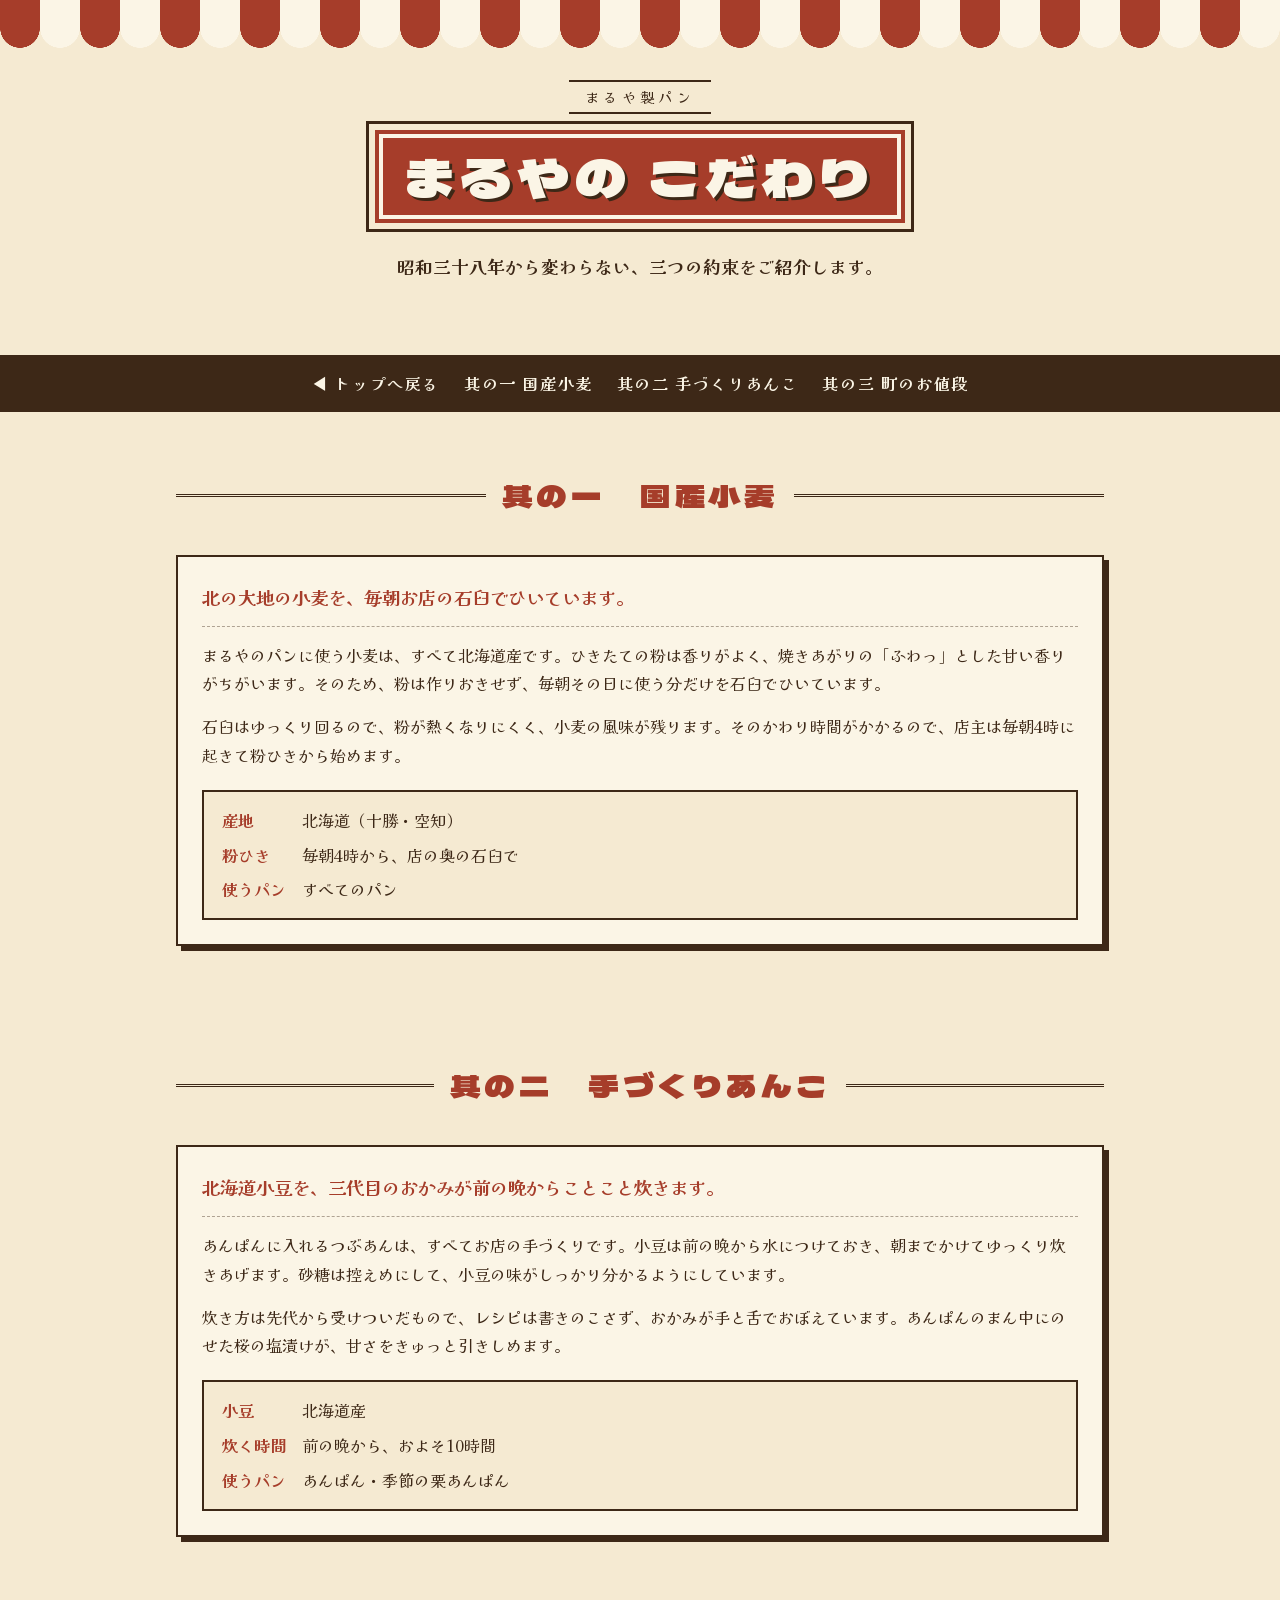
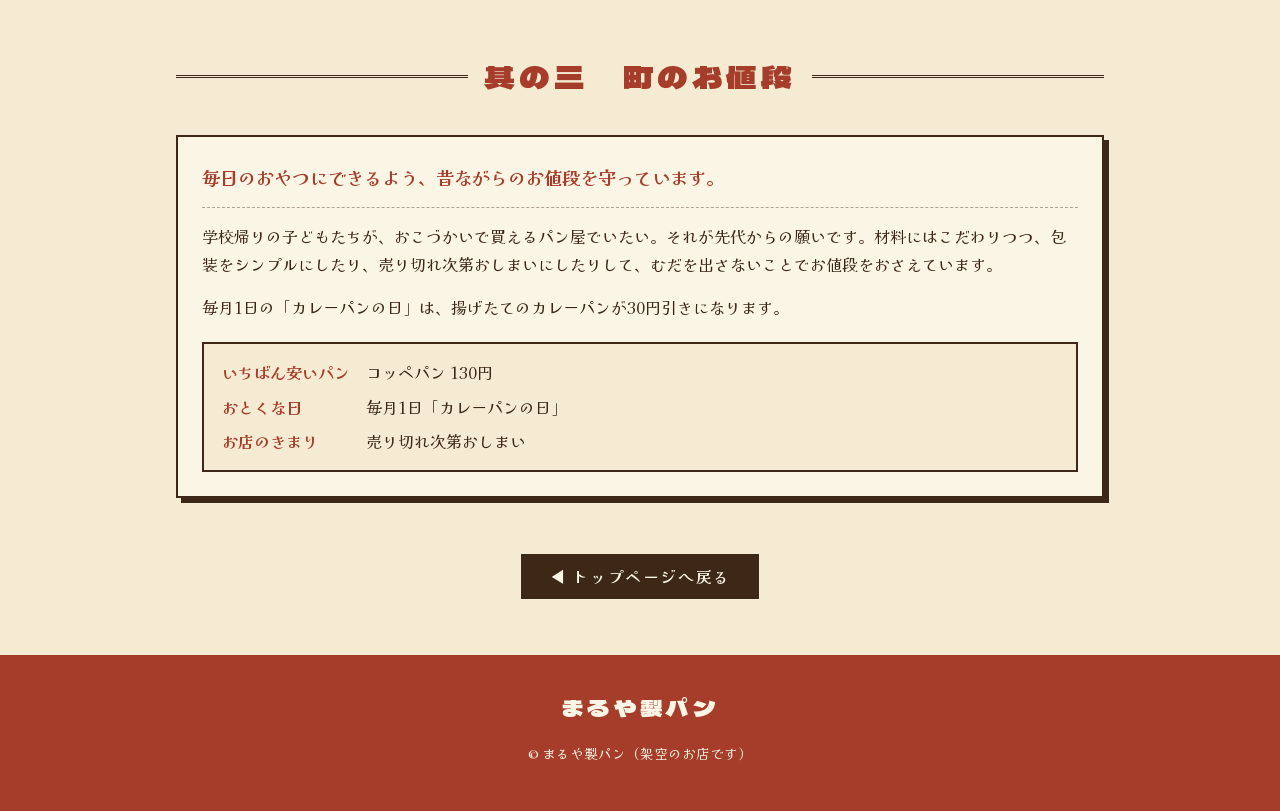
<file: kodawari.html>
<!DOCTYPE html>
<html lang="ja">
<head>
  <meta charset="UTF-8">
  <meta name="viewport" content="width=device-width, initial-scale=1">
  <title>まるやの こだわり｜まるや製パン</title>
  <!-- Google などの検索結果に出さない（検索エンジンへのおねがい） -->
  <meta name="robots" content="noindex, nofollow, noimageindex">
  <!-- 文字のデザイン（Googleフォント）。ネットにつながっていないときは普通の文字で表示されます -->
  <link rel="preconnect" href="https://fonts.googleapis.com">
  <link rel="preconnect" href="https://fonts.gstatic.com" crossorigin>
  <link href="https://fonts.googleapis.com/css2?family=Dela+Gothic+One&family=Kaisei+Opti:wght@400;700&display=swap" rel="stylesheet">
  <link rel="stylesheet" href="style.css">
</head>
<body>

  <!-- ===== 上の日よけ（しましまのテント） ===== -->
  <div class="awning" aria-hidden="true"></div>

  <!-- ===== このページの看板 ===== -->
  <header class="hero hero-sub">
    <p class="since">まるや製パン</p>
    <h1 class="sign sign-sub">まるやの こだわり</h1>
    <p class="catch">昭和三十八年から変わらない、三つの約束をご紹介します。</p>
  </header>

  <nav class="nav">
    <a href="index.html">◀ トップへ戻る</a>
    <a href="#wheat">其の一 国産小麦</a>
    <a href="#anko">其の二 手づくりあんこ</a>
    <a href="#price">其の三 町のお値段</a>
  </nav>

  <main>

    <!-- ===== 其の一 ===== -->
    <section id="wheat" class="section">
      <h2 class="heading"><span>其の一　国産小麦</span></h2>
      <article class="detail">
        <p class="detail-lead">北の大地の小麦を、毎朝お店の石臼でひいています。</p>
        <p>
          まるやのパンに使う小麦は、すべて北海道産です。ひきたての粉は香りがよく、焼きあがりの「ふわっ」とした甘い香りがちがいます。そのため、粉は作りおきせず、毎朝その日に使う分だけを石臼でひいています。
        </p>
        <p>
          石臼はゆっくり回るので、粉が熱くなりにくく、小麦の風味が残ります。そのかわり時間がかかるので、店主は毎朝4時に起きて粉ひきから始めます。
        </p>
        <dl class="detail-facts">
          <dt>産地</dt><dd>北海道（十勝・空知）</dd>
          <dt>粉ひき</dt><dd>毎朝4時から、店の奥の石臼で</dd>
          <dt>使うパン</dt><dd>すべてのパン</dd>
        </dl>
      </article>
    </section>

    <!-- ===== 其の二 ===== -->
    <section id="anko" class="section">
      <h2 class="heading"><span>其の二　手づくりあんこ</span></h2>
      <article class="detail">
        <p class="detail-lead">北海道小豆を、三代目のおかみが前の晩からことこと炊きます。</p>
        <p>
          あんぱんに入れるつぶあんは、すべてお店の手づくりです。小豆は前の晩から水につけておき、朝までかけてゆっくり炊きあげます。砂糖は控えめにして、小豆の味がしっかり分かるようにしています。
        </p>
        <p>
          炊き方は先代から受けついだもので、レシピは書きのこさず、おかみが手と舌でおぼえています。あんぱんのまん中にのせた桜の塩漬けが、甘さをきゅっと引きしめます。
        </p>
        <dl class="detail-facts">
          <dt>小豆</dt><dd>北海道産</dd>
          <dt>炊く時間</dt><dd>前の晩から、およそ10時間</dd>
          <dt>使うパン</dt><dd>あんぱん・季節の栗あんぱん</dd>
        </dl>
      </article>
    </section>

    <!-- ===== 其の三 ===== -->
    <section id="price" class="section">
      <h2 class="heading"><span>其の三　町のお値段</span></h2>
      <article class="detail">
        <p class="detail-lead">毎日のおやつにできるよう、昔ながらのお値段を守っています。</p>
        <p>
          学校帰りの子どもたちが、おこづかいで買えるパン屋でいたい。それが先代からの願いです。材料にはこだわりつつ、包装をシンプルにしたり、売り切れ次第おしまいにしたりして、むだを出さないことでお値段をおさえています。
        </p>
        <p>
          毎月1日の「カレーパンの日」は、揚げたてのカレーパンが30円引きになります。
        </p>
        <dl class="detail-facts">
          <dt>いちばん安いパン</dt><dd>コッペパン 130円</dd>
          <dt>おとくな日</dt><dd>毎月1日「カレーパンの日」</dd>
          <dt>お店のきまり</dt><dd>売り切れ次第おしまい</dd>
        </dl>
      </article>
    </section>

    <p class="back-top"><a href="index.html">◀ トップページへ戻る</a></p>

  </main>

  <footer class="footer">
    <p class="footer-sign">まるや製パン</p>
    <p>© まるや製パン（架空のお店です）</p>
  </footer>

</body>
</html>
</file>
<file: style.css>
/* =========================================
   まるや製パン  見た目の設定
   色を変えたいときは、下の「色の設定」を書きかえるだけでOK
   ========================================= */

/* ----- 色の設定 ----- */
:root {
  --cream: #f5ead2;      /* 背景のクリーム色 */
  --paper: #fbf5e6;      /* カードの紙色 */
  --brick: #a63d2a;      /* 赤レンガ色（看板・強調） */
  --choco: #3d2817;      /* こげ茶（文字） */
  --mustard: #d6a043;    /* からし色（アクセント） */
  --green: #4a6741;      /* 深緑（地図など） */
}

/* ----- 全体 ----- */
* { box-sizing: border-box; }

body {
  margin: 0;
  background: var(--cream);
  color: var(--choco);
  font-family: "Kaisei Opti", "Hiragino Mincho ProN", "Yu Mincho", serif;
  line-height: 1.8;
}

img { display: block; max-width: 100%; }

/* ----- しましまの日よけ ----- */
.awning {
  height: 48px;
  background: repeating-linear-gradient(90deg, var(--brick) 0 40px, var(--paper) 40px 80px);
  /* 下のふちを波型にする */
  -webkit-mask: radial-gradient(circle 20px at 20px 28px, #000 98%, transparent) 0 0 / 40px 48px repeat-x,
                linear-gradient(#000, #000) 0 0 / 100% 28px no-repeat;
          mask: radial-gradient(circle 20px at 20px 28px, #000 98%, transparent) 0 0 / 40px 48px repeat-x,
                linear-gradient(#000, #000) 0 0 / 100% 28px no-repeat;
}

/* ----- お店の紹介（一番上） ----- */
.hero {
  text-align: center;
  padding: 32px 16px 24px;
  max-width: 960px;
  margin: 0 auto;
}

.since {
  display: table;          /* 看板の上に1行で置く */
  margin: 0 auto 16px;
  padding: 2px 16px;
  border-top: 2px solid var(--choco);
  border-bottom: 2px solid var(--choco);
  letter-spacing: 0.3em;
  font-size: 0.9rem;
}

/* 看板風のロゴ */
.sign {
  font-family: "Dela Gothic One", "Hiragino Sans", sans-serif;
  font-weight: 400;
  font-size: clamp(2.4rem, 9vw, 4.5rem);
  letter-spacing: 0.12em;
  line-height: 1.2;
  color: var(--paper);
  background: var(--brick);
  display: inline-block;
  margin: 0;
  padding: 12px 36px;
  border: 4px solid var(--brick);
  outline: 3px solid var(--choco);
  outline-offset: 6px;
  box-shadow: 0 0 0 4px var(--paper) inset;
  text-shadow: 3px 3px 0 var(--choco);
}

.catch {
  margin: 28px 0 24px;
  font-size: 1.1rem;
  font-weight: 700;
}

/* ----- 写真の枠（写真がないときは「写真をここに」と表示） ----- */
.photo {
  position: relative;
  aspect-ratio: 4 / 3;
  background:
    repeating-linear-gradient(45deg, transparent 0 10px, rgba(61, 40, 23, 0.06) 10px 20px),
    #e8d6b0;
  border: 2px dashed rgba(61, 40, 23, 0.4);
  border-radius: 6px;
  overflow: hidden;
  display: grid;
  place-items: center;
}

.photo-hero {
  aspect-ratio: 16 / 7;
  border: 3px solid var(--choco);
  border-radius: 4px;
  /* 古い写真っぽい白ふち */
  box-shadow: 0 0 0 8px var(--paper), 0 0 0 10px var(--choco);
  margin: 10px;
}

.photo-label {
  text-align: center;
  color: rgba(61, 40, 23, 0.6);
  font-size: 0.95rem;
  line-height: 1.5;
}

.photo img {
  position: absolute;
  inset: 0;
  width: 100%;
  height: 100%;
  object-fit: cover;
  /* ほんのりセピア色にしてレトロ感を出す */
  filter: sepia(0.25) saturate(1.1);
}

/* ----- メニューの見出しリンク ----- */
.nav {
  display: flex;
  justify-content: center;
  flex-wrap: wrap;
  gap: 8px 24px;
  padding: 14px 16px;
  margin-top: 16px;
  background: var(--choco);
}

.nav a {
  color: var(--paper);
  text-decoration: none;
  font-weight: 700;
  letter-spacing: 0.1em;
}

.nav a:hover { color: var(--mustard); }

/* ----- 各コーナー共通 ----- */
.section {
  max-width: 960px;
  margin: 0 auto;
  padding: 56px 16px;
}

/* 見出し：左右に線が入るレトロな形 */
.heading {
  display: flex;
  align-items: center;
  gap: 16px;
  margin: 0 0 32px;
  font-family: "Dela Gothic One", sans-serif;
  font-weight: 400;
  font-size: clamp(1.4rem, 5vw, 1.9rem);
  color: var(--brick);
  letter-spacing: 0.15em;
}

.heading::before,
.heading::after {
  content: "";
  flex: 1;
  border-top: 3px double var(--choco);
}

/* ----- おしらせ（お店の掲示板風） ----- */
.news-board {
  background: var(--paper);
  border: 2px solid var(--choco);
  box-shadow: 5px 5px 0 var(--choco);
  padding: 8px 24px 20px;
  position: relative;
}

/* 掲示板の画びょう */
.news-board::before,
.news-board::after {
  content: "";
  position: absolute;
  top: -9px;
  width: 16px;
  height: 16px;
  border-radius: 50%;
  background: var(--brick);
  border: 2px solid var(--choco);
}
.news-board::before { left: 20px; }
.news-board::after  { right: 20px; }

.news-list {
  list-style: none;
  margin: 0;
  padding: 0;
}

.news-item {
  display: grid;
  grid-template-columns: 7.5em 1fr;
  column-gap: 16px;
  padding: 16px 0;
  border-bottom: 1px dashed rgba(61, 40, 23, 0.4);
}

/* 「もっと見る」を押すまでかくしておく分 */
.news-item[hidden],
.news-more[hidden] { display: none; }

.news-date {
  font-weight: 700;
  color: var(--brick);
  letter-spacing: 0.05em;
}

.news-title {
  margin: 0;
  font-size: 1.1rem;
  line-height: 1.5;
}

.news-body {
  grid-column: 2;
  margin: 4px 0 0;
  font-size: 0.95rem;
}

.news-new {
  display: inline-block;
  margin-right: 8px;
  padding: 0 8px;
  background: var(--mustard);
  color: var(--choco);
  font-size: 0.75rem;
  font-weight: 700;
  border-radius: 999px;
  vertical-align: 0.15em;
}

.news-empty { padding: 16px 0; }

.news-more {
  display: block;
  margin: 20px auto 0;
  padding: 6px 28px;
  background: var(--choco);
  color: var(--paper);
  border: none;
  font: inherit;
  font-weight: 700;
  letter-spacing: 0.1em;
  cursor: pointer;
}
.news-more:hover { background: var(--brick); }

/* スマホでは日付を見出しの上に */
@media (max-width: 560px) {
  .news-item { grid-template-columns: 1fr; }
  .news-body { grid-column: 1; }
}

/* ----- こだわり ----- */
.about-grid {
  display: grid;
  grid-template-columns: repeat(auto-fit, minmax(220px, 1fr));
  gap: 20px;
}

.about-item {
  background: var(--paper);
  border: 2px solid var(--choco);
  padding: 20px;
  text-align: center;
}

.about-num {
  display: inline-block;
  margin: 0;
  padding: 0 12px;
  background: var(--mustard);
  color: var(--choco);
  font-weight: 700;
  border-radius: 999px;
  font-size: 0.85rem;
}

.about-item h3 {
  margin: 8px 0 4px;
  font-size: 1.3rem;
}

.about-item p:last-child { margin: 0; }

/* ----- パンのメニュー ----- */
.section-menu {
  max-width: none;
  background:
    radial-gradient(circle at 10px 10px, rgba(166, 61, 42, 0.12) 2px, transparent 2.5px) 0 0 / 20px 20px,
    #efe0c0;
}

.section-menu > * {
  max-width: 960px;
  margin-left: auto;
  margin-right: auto;
}

.menu-grid {
  list-style: none;
  padding: 0;
  display: grid;
  grid-template-columns: repeat(auto-fill, minmax(260px, 1fr));
  gap: 24px;
}

.card {
  position: relative;
  background: var(--paper);
  border: 2px solid var(--choco);
  padding: 12px 12px 20px;
  box-shadow: 5px 5px 0 var(--choco);
}

.card h3 {
  margin: 14px 0 4px;
  font-size: 1.25rem;
}

.card p {
  margin: 0;
  font-size: 0.95rem;
}

/* 値札：丸いシール風 */
.price {
  position: absolute;
  top: -14px;
  right: -14px;
  width: 72px;
  height: 72px;
  display: grid;
  place-items: center;
  margin: 0 !important;
  background: var(--brick);
  color: var(--paper);
  border-radius: 50%;
  border: 3px solid var(--paper);
  outline: 2px solid var(--brick);
  font-family: "Dela Gothic One", sans-serif;
  font-size: 1.3rem !important;
  line-height: 1;
  transform: rotate(8deg);
  z-index: 1;
}

.price small { font-size: 0.7rem; }

/* 画面がページの幅（960px＋左右の余白）より狭いときは、値札をカードの内側に寄せる（横にはみ出さないように） */
@media (max-width: 1000px) {
  .price { right: -6px; }
}

/* ----- 営業時間・地図 ----- */
.access-grid {
  display: grid;
  grid-template-columns: repeat(auto-fit, minmax(280px, 1fr));
  gap: 32px;
  align-items: start;
}

.info {
  margin: 0;
  background: var(--paper);
  border: 2px solid var(--choco);
  padding: 8px 24px;
}

.info dt {
  margin-top: 14px;
  font-weight: 700;
  color: var(--brick);
}

.info dd {
  margin: 0 0 14px;
  padding-bottom: 12px;
  border-bottom: 1px dashed rgba(61, 40, 23, 0.4);
  font-size: 1.1rem;
}

.info dd:last-child { border-bottom: none; }

/* 手描き風の地図（押すと Google マップが開くリンク） */
.map {
  display: block;
  color: inherit;
  text-decoration: none;
  transition: transform 0.15s, box-shadow 0.15s;
  position: relative;
  aspect-ratio: 1 / 1;
  background: #e9dfc0;
  border: 3px solid var(--choco);
  border-radius: 4px;
  overflow: hidden;
  font-weight: 700;
}

.road { position: absolute; background: var(--paper); }
.road-h { left: 0; right: 0; top: 55%; height: 14%; border-top: 2px solid var(--choco); border-bottom: 2px solid var(--choco); }
.road-v { top: 0; bottom: 0; left: 22%; width: 12%; border-left: 2px solid var(--choco); border-right: 2px solid var(--choco); }

/* 線路（しましま） */
.rail {
  position: absolute;
  top: 0; bottom: 0; left: 6%;
  width: 6%;
  background: repeating-linear-gradient(180deg, var(--choco) 0 10px, var(--paper) 10px 20px);
  border: 2px solid var(--choco);
}

.map-label {
  position: absolute;
  font-size: 0.85rem;
  background: var(--paper);
  border: 2px solid var(--choco);
  padding: 2px 8px;
  white-space: nowrap;
}

.station { top: 8%; left: 14%; }
.street  { top: 57.5%; left: 40%; border: none; background: transparent; letter-spacing: 0.2em; }
.post    { top: 76%; right: 10%; }

.map-shop {
  position: absolute;
  top: 26%;
  right: 12%;
  padding: 8px 12px;
  background: var(--brick);
  color: var(--paper);
  border: 3px solid var(--choco);
  font-family: "Dela Gothic One", sans-serif;
  font-weight: 400;
  line-height: 1.3;
  text-align: center;
  box-shadow: 4px 4px 0 var(--choco);
}

.map-shop::after {
  content: "";
  position: absolute;
  left: 50%;
  bottom: -22px;
  transform: translateX(-50%);
  border: 10px solid transparent;
  border-top-color: var(--choco);
}

/* 地図の左下の「Googleマップで開く」札 */
.map-open {
  position: absolute;
  left: 4%;
  bottom: 4%;
  padding: 4px 10px;
  background: var(--mustard);
  color: var(--choco);
  border: 2px solid var(--choco);
  font-size: 0.85rem;
}

/* マウスを乗せたとき・キーボードで選んだときに、少し浮き上がる */
.map:hover,
.map:focus-visible {
  transform: translate(-2px, -2px);
  box-shadow: 4px 4px 0 var(--choco);
}

/* ----- いちばん下 ----- */
.footer {
  text-align: center;
  padding: 32px 16px;
  background: var(--brick);
  color: var(--paper);
  font-size: 0.85rem;
}

.footer-sign {
  font-family: "Dela Gothic One", sans-serif;
  font-size: 1.4rem;
  letter-spacing: 0.2em;
  margin: 0 0 4px;
}

/* ----- 開いたときの演出（intro.js） ----- */
.intro {
  position: fixed;
  inset: 0;
  z-index: 100;
  display: grid;
  place-content: center;
  justify-items: center;
  overflow: hidden;
  background: var(--cream);
  cursor: pointer;
  transition: opacity 0.6s;
  /* 万一プログラムが動かなくても、4秒たったら自動で消える */
  animation: intro-safety 0.6s 4s forwards;
}

.intro.intro-hide { opacity: 0; pointer-events: none; }

@keyframes intro-safety {
  to { opacity: 0; visibility: hidden; }
}

/* 「動きを減らす」設定の人には出さない */
@media (prefers-reduced-motion: reduce) {
  .intro { display: none; }
}

.intro-breads {
  position: absolute;
  left: 50%;
  top: 50%;
  width: 0;
  height: 0;
}

/* 飛び出すパン（丸いシール風） */
.intro-bread {
  position: absolute;
  left: 0;
  top: 0;
  max-width: none;   /* 全体の「img は親の幅まで」を打ち消す（入れ物の幅が0なので） */
  object-fit: cover;
  border-radius: 50%;
  border: 3px solid var(--paper);
  outline: 2px solid var(--choco);
  background: var(--mustard);
  box-shadow: 3px 3px 0 rgba(61, 40, 23, 0.35);
}

.intro-sign {
  position: relative;
  z-index: 1;
  margin: 0;
  padding: 10px 28px;
  font-family: "Dela Gothic One", "Hiragino Sans", sans-serif;
  font-size: clamp(2rem, 9vw, 4rem);
  letter-spacing: 0.12em;
  white-space: nowrap;
  color: var(--paper);
  background: var(--brick);
  border: 4px solid var(--brick);
  outline: 3px solid var(--choco);
  outline-offset: 6px;
  box-shadow: 0 0 0 4px var(--paper) inset;
  text-shadow: 3px 3px 0 var(--choco);
  animation: intro-pop 0.6s cubic-bezier(.3, 1.6, .5, 1) both;
}

.intro-sub {
  position: relative;
  z-index: 1;
  margin: 22px 0 0;
  padding: 2px 14px;
  background: var(--paper);
  border: 2px solid var(--choco);
  font-weight: 700;
  letter-spacing: 0.15em;
  animation: intro-pop 0.6s 0.25s cubic-bezier(.3, 1.6, .5, 1) both;
}

@keyframes intro-pop {
  from { transform: scale(0); opacity: 0; }
  to   { transform: scale(1); opacity: 1; }
}

/* ----- 本日のパン：押せるカード ----- */
.menu-hint {
  text-align: center;
  margin: -16px auto 28px;
  font-size: 0.95rem;
}

.card[data-bread] {
  cursor: pointer;
  transition: transform 0.15s, box-shadow 0.15s;
}

.card[data-bread]:hover,
.card[data-bread]:focus-visible {
  transform: translate(-2px, -2px);
  box-shadow: 7px 7px 0 var(--choco);
  outline: none;
}

/* ----- パンを押したときに出る窓 ----- */
.bread-dialog {
  width: min(560px, calc(100% - 24px));
  max-height: calc(100% - 24px);
  padding: 0;
  border: 3px solid var(--choco);
  background: var(--paper);
  color: var(--choco);
  box-shadow: 8px 8px 0 var(--choco);
  overflow-y: auto;
}

.bread-dialog::backdrop { background: rgba(61, 40, 23, 0.6); }

.bd-inner { position: relative; }

.bd-close {
  position: absolute;
  top: 10px;
  right: 10px;
  z-index: 1;
  width: 40px;
  height: 40px;
  border: 2px solid var(--paper);
  border-radius: 50%;
  background: var(--choco);
  color: var(--paper);
  font-size: 1.4rem;
  line-height: 1;
  cursor: pointer;
}

.bd-close:hover { background: var(--brick); }

.bd-photo { aspect-ratio: 4 / 3; background: #e8d6b0; }

.bd-photo img {
  width: 100%;
  height: 100%;
  object-fit: cover;
  filter: sepia(0.25) saturate(1.1);
}

.bd-body { padding: 18px 22px 24px; }

.bd-name {
  display: inline-block;
  margin: 0 12px 0 0;
  font-size: 1.5rem;
}

.bd-price {
  display: inline-block;
  margin: 0;
  padding: 2px 12px;
  background: var(--brick);
  color: var(--paper);
  font-family: "Dela Gothic One", sans-serif;
  border-radius: 999px;
  vertical-align: 0.2em;
}

.bd-text { margin: 10px 0 0; }

.bd-sub {
  margin: 22px 0 10px;
  padding-left: 10px;
  border-left: 6px solid var(--mustard);
  font-size: 1.05rem;
}

.bd-drink {
  margin: 0;
  padding: 12px 16px;
  background: var(--cream);
  border: 2px dashed rgba(61, 40, 23, 0.4);
}

.bd-drink-name {
  display: block;
  color: var(--brick);
  font-size: 1.1rem;
}

.bd-others {
  display: grid;
  grid-template-columns: 1fr 1fr;
  gap: 12px;
}

/* 押すとそのパンに切りかわるボタン */
.bd-other {
  display: flex;
  flex-direction: column;
  gap: 4px;
  padding: 8px;
  background: var(--cream);
  border: 2px solid var(--choco);
  color: var(--choco);
  font: inherit;
  font-size: 0.85rem;
  text-align: left;
  line-height: 1.5;
  cursor: pointer;
}

.bd-other:hover { background: #f0dfbc; }

.bd-other img {
  width: 100%;
  aspect-ratio: 4 / 3;
  object-fit: cover;
  filter: sepia(0.25) saturate(1.1);
}

.bd-other strong { font-size: 0.95rem; }

.bd-other-price {
  align-self: flex-start;
  padding: 0 10px;
  background: var(--brick);
  color: var(--paper);
  border-radius: 999px;
  font-weight: 700;
}

@media (max-width: 560px) {
  .bd-body { padding: 14px 16px 20px; }
  .bd-name { font-size: 1.3rem; }
}

/* ----- トップの「こだわり」：カードと「もっと詳しく」ボタン ----- */
a.about-item {
  display: block;
  color: inherit;
  text-decoration: none;
  transition: transform 0.15s, box-shadow 0.15s;
}

a.about-item:hover,
a.about-item:focus-visible {
  transform: translate(-2px, -2px);
  box-shadow: 4px 4px 0 var(--choco);
}

.about-item .about-more {
  margin: 10px 0 0;
  color: var(--brick);
  font-weight: 700;
  font-size: 0.9rem;
}

.more-link {
  display: table;
  margin: 28px auto 0;
  padding: 8px 28px;
  background: var(--choco);
  color: var(--paper);
  text-decoration: none;
  font-weight: 700;
  letter-spacing: 0.1em;
}

.more-link:hover { background: var(--brick); }

/* ===== こだわりページ（kodawari.html） ===== */
.hero-sub { padding-bottom: 32px; }

/* スマホでも1行におさまる大きさ */
.sign-sub {
  font-size: clamp(1.4rem, 6vw, 3.2rem);
  padding: 12px 24px;
  white-space: nowrap;
}

.detail {
  background: var(--paper);
  border: 2px solid var(--choco);
  box-shadow: 5px 5px 0 var(--choco);
  padding: 24px;
}

.detail p { margin: 0 0 14px; }

.detail-lead {
  font-size: 1.15rem;
  font-weight: 700;
  color: var(--brick);
  padding-bottom: 12px;
  border-bottom: 1px dashed rgba(61, 40, 23, 0.4);
}

/* 小さな表（産地・時間など） */
.detail-facts {
  display: grid;
  grid-template-columns: max-content 1fr;
  gap: 6px 16px;
  margin: 20px 0 0;
  padding: 14px 18px;
  background: var(--cream);
  border: 2px solid var(--choco);
}

.detail-facts dt {
  font-weight: 700;
  color: var(--brick);
}

.detail-facts dd { margin: 0; }

@media (max-width: 560px) {
  .detail { padding: 18px; }
  .detail-facts { grid-template-columns: 1fr; gap: 0; }
  .detail-facts dd { margin-bottom: 8px; }
}

.back-top {
  text-align: center;
  margin: 0 0 56px;
}

.back-top a {
  display: inline-block;
  padding: 8px 28px;
  background: var(--choco);
  color: var(--paper);
  text-decoration: none;
  font-weight: 700;
  letter-spacing: 0.1em;
}

.back-top a:hover { background: var(--brick); }
</file>
